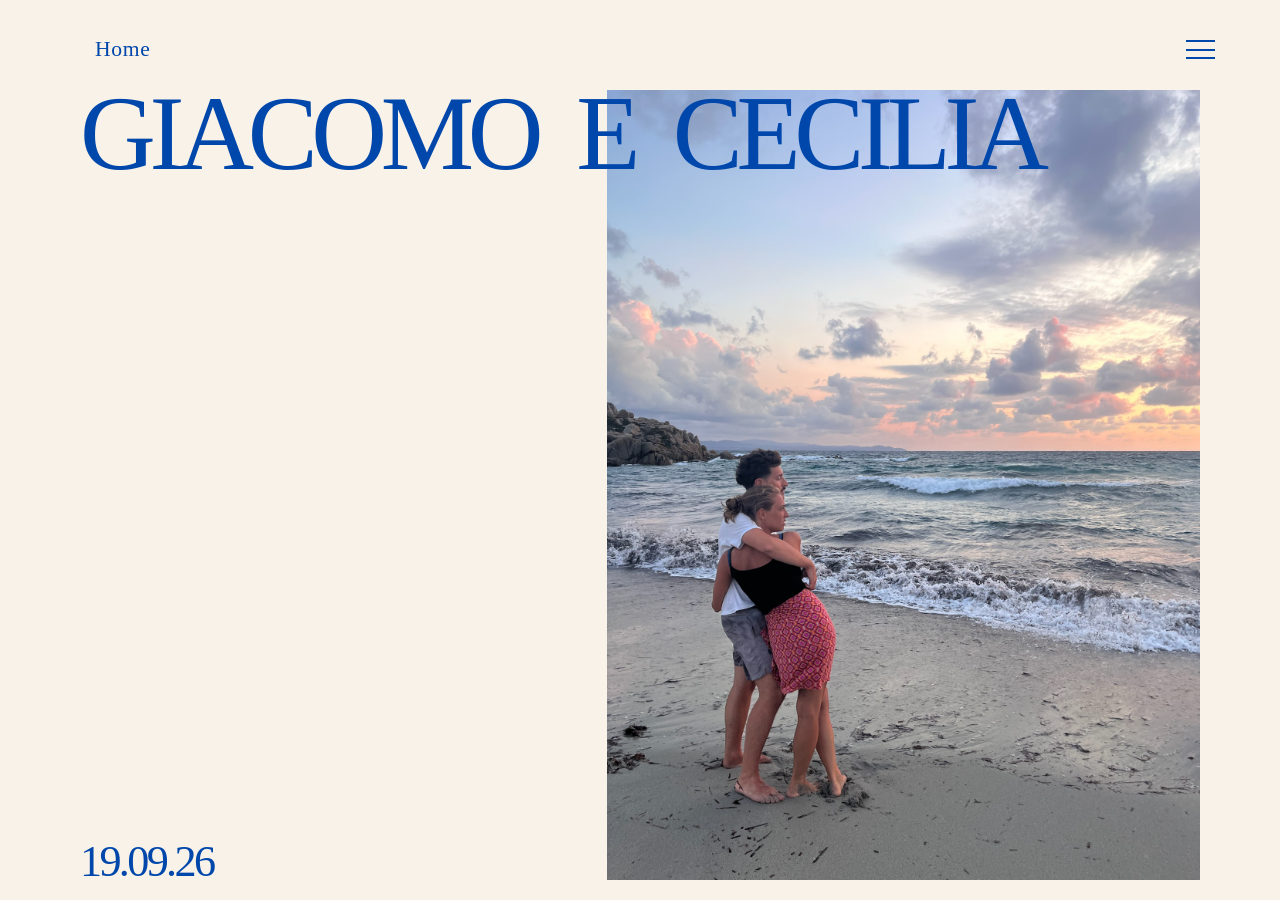
<file: index.html>
<!DOCTYPE html>
<html lang="it">
  <head>
    <meta charset="UTF-8" />
    <meta name="viewport" content="width=device-width, initial-scale=1.0" />
    <script>
      if (sessionStorage.getItem("pageTransitionPending")) {
        document.documentElement.classList.add("is-loading-transition");
      }
    </script>
    <title>Giacomo e Cecilia | Home</title>
    <link rel="stylesheet" href="styles.css?v=mobile-fix-3" />
    <script src="script.js" defer></script>
  </head>
  <body data-page="Home">
    <!-- Barra di navigazione principale -->
    <header class="site-nav">
      <a class="site-nav__title" href="index.html">Home</a>
      <button class="site-nav__toggle" type="button" data-menu-toggle aria-label="Apri il menu">
        <i data-lucide="menu"></i>
      </button>
    </header>

    <!-- Menu a comparsa -->
    <aside class="menu-panel" aria-hidden="true" data-menu-panel>
      <div class="menu-panel__top">
        <div class="menu-panel__spacer" aria-hidden="true"></div>
        <button class="menu-panel__close" type="button" data-menu-close aria-label="Chiudi il menu">
          <i data-lucide="x"></i>
        </button>
      </div>
      <nav class="menu-panel__nav" aria-label="Navigazione principale">
        <a class="is-current" aria-current="page" href="index.html">Home</a>
        <a data-transition-link href="cerimonia.html">Cerimonia</a>
        <a data-transition-link href="ricevimento.html">Ricevimento</a>
        <a data-transition-link href="rsvp.html">RSVP</a>
        <a data-transition-link href="lista-nozze.html">Lista nozze</a>
      </nav>
    </aside>

    <!-- Transizione tra pagine -->
    <div class="page-transition" aria-hidden="true" data-page-transition>
      <img src="logo_gizzi.png" alt="Logo Gizzi" class="page-transition__logo" />
    </div>

    <main class="page-shell home-shell">
      <!-- Hero principale della home -->
      <section class="home-hero reveal">
        <h1 class="home-title"><span>GIACOMO E CECILIA</span></h1>
        <p class="home-date home-date--desktop">19.09.26</p>

        <div class="home-video" aria-label="Foto home">
          <img src="foto home.jpeg" alt="Giacomo e Cecilia" />
        </div>

        <p class="home-date home-date--mobile">19.09.2026</p>
      </section>
    </main>
  </body>
</html>
</file>
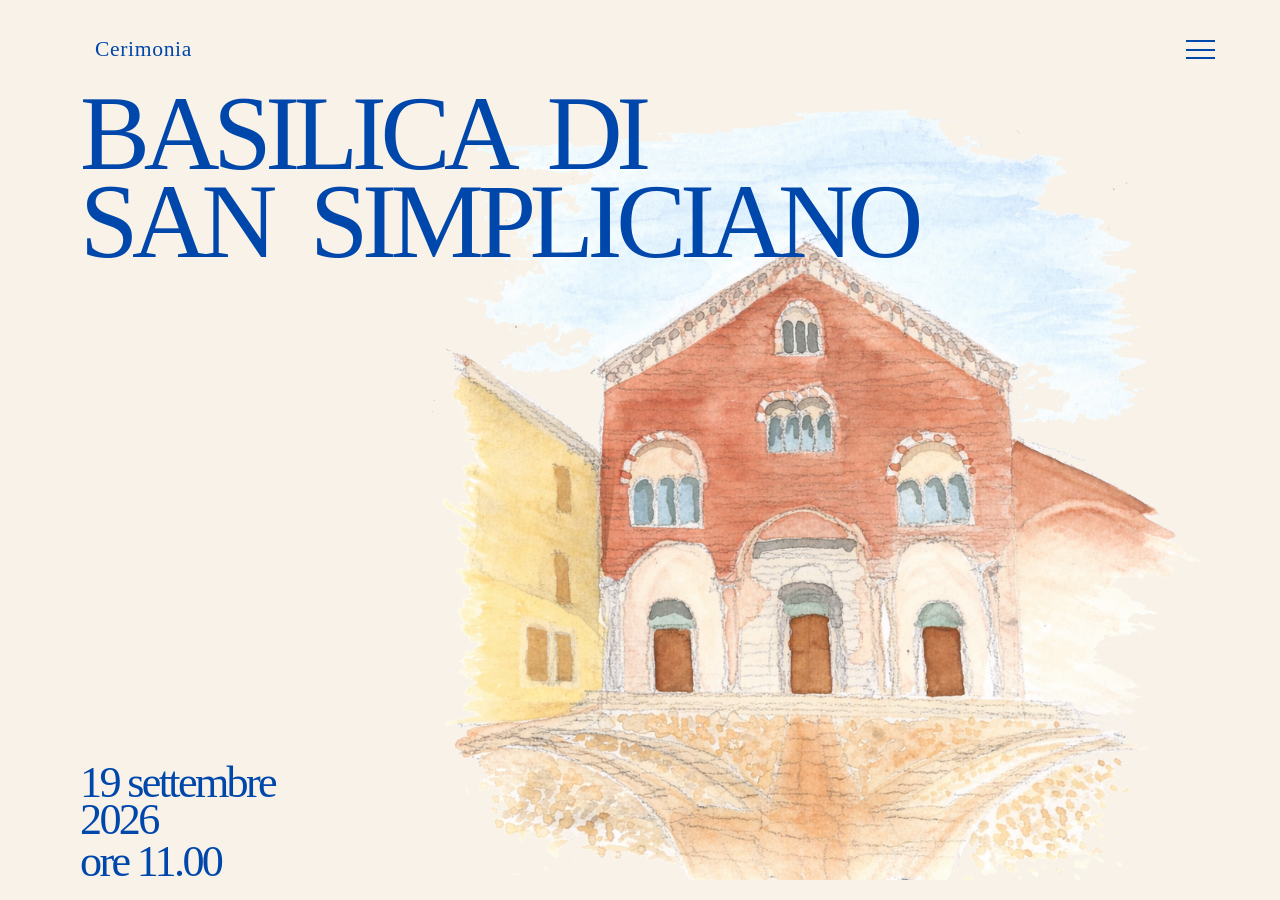
<file: cerimonia.html>
<!DOCTYPE html>
<html lang="it">
  <head>
    <meta charset="UTF-8" />
    <meta name="viewport" content="width=device-width, initial-scale=1.0" />
    <script>
      if (sessionStorage.getItem("pageTransitionPending")) {
        document.documentElement.classList.add("is-loading-transition");
      }
    </script>
    <title>Giacomo e Cecilia | Cerimonia</title>
    <link rel="stylesheet" href="styles.css?v=mobile-fix-3" />
    <script src="script.js" defer></script>
  </head>
  <body data-page="Cerimonia">
    <!-- Barra di navigazione principale -->
    <header class="site-nav">
      <a class="site-nav__title" href="cerimonia.html">Cerimonia</a>
      <button class="site-nav__toggle" type="button" data-menu-toggle aria-label="Apri il menu">
        <i data-lucide="menu"></i>
      </button>
    </header>

    <!-- Menu a comparsa -->
    <aside class="menu-panel" aria-hidden="true" data-menu-panel>
      <div class="menu-panel__top">
        <div class="menu-panel__spacer" aria-hidden="true"></div>
        <button class="menu-panel__close" type="button" data-menu-close aria-label="Chiudi il menu">
          <i data-lucide="x"></i>
        </button>
      </div>
      <nav class="menu-panel__nav" aria-label="Navigazione principale">
        <a data-transition-link href="index.html">Home</a>
        <a class="is-current" aria-current="page" href="cerimonia.html">Cerimonia</a>
        <a data-transition-link href="ricevimento.html">Ricevimento</a>
        <a data-transition-link href="rsvp.html">RSVP</a>
        <a data-transition-link href="lista-nozze.html">Lista nozze</a>
      </nav>
    </aside>

    <!-- Transizione tra pagine -->
    <div class="page-transition" aria-hidden="true" data-page-transition>
      <img src="logo_gizzi.png" alt="Logo Gizzi" class="page-transition__logo" />
    </div>

    <main class="page-shell home-shell ceremony-shell">
      <!-- Hero principale della cerimonia -->
      <section class="home-hero ceremony-hero reveal">
        <h1 class="home-title ceremony-title"><span>BASILICA DI</span><span>SAN SIMPLICIANO</span></h1>
        <p class="home-date ceremony-date ceremony-date--desktop">
          <span>19 settembre 2026</span>
          <span>ore 11.00</span>
        </p>

        <!-- Foto della cerimonia -->
        <div class="home-video ceremony-video">
          <img src="chiesa.png" alt="Basilica di San Simpliciano" />
        </div>

        <p class="home-date ceremony-date ceremony-date--mobile">
          <span>19 settembre 2026</span>
          <span>ore 11.00</span>
        </p>
      </section>
    </main>
  </body>
</html>
</file>
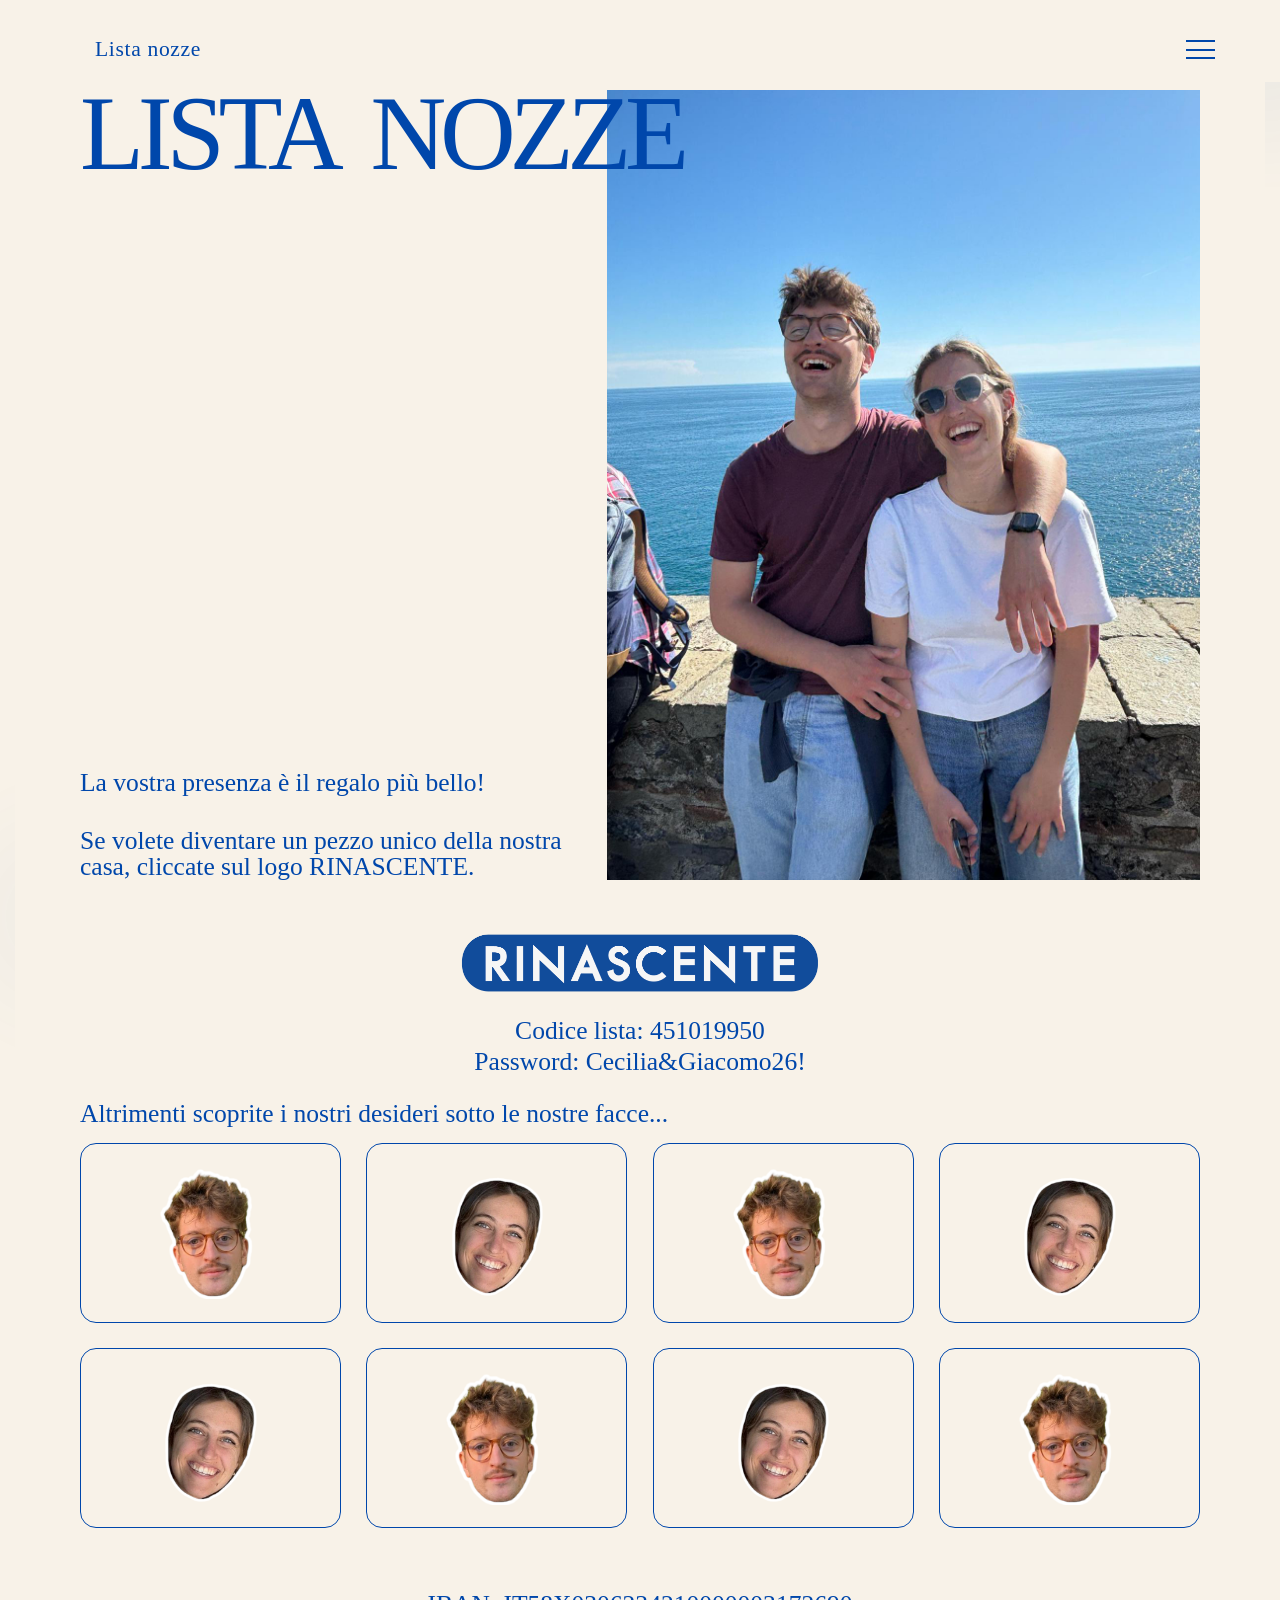
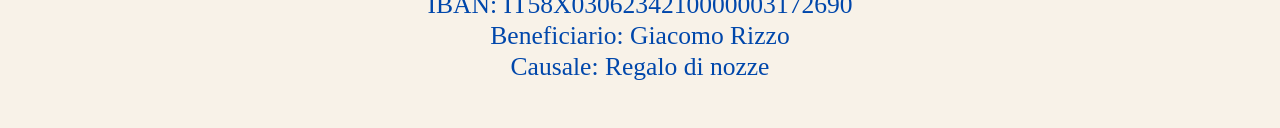
<file: lista-nozze.html>
<!DOCTYPE html>
<html lang="it">
  <head>
    <meta charset="UTF-8" />
    <meta name="viewport" content="width=device-width, initial-scale=1.0" />
    <script>
      if ("scrollRestoration" in history) {
        history.scrollRestoration = "manual";
      }

      if (sessionStorage.getItem("pageTransitionPending")) {
        document.documentElement.classList.add("is-loading-transition");
      }

      const resetScrollPosition = () => {
        window.scrollTo(0, 0);
        window.requestAnimationFrame(() => {
          window.scrollTo(0, 0);
        });
      };

      window.addEventListener("pageshow", resetScrollPosition);
    </script>
    <title>Giacomo e Cecilia | Lista nozze</title>
    <link rel="stylesheet" href="styles.css?v=mobile-fix-3" />
    <script src="script.js" defer></script>
  </head>
  <body data-page="Lista nozze">
    <!-- Barra di navigazione principale -->
    <header class="site-nav">
      <a class="site-nav__title" href="lista-nozze.html">Lista nozze</a>
      <button class="site-nav__toggle" type="button" data-menu-toggle aria-label="Apri il menu">
        <i data-lucide="menu"></i>
      </button>
    </header>

    <!-- Menu a comparsa -->
    <aside class="menu-panel" aria-hidden="true" data-menu-panel>
      <div class="menu-panel__top">
        <div class="menu-panel__spacer" aria-hidden="true"></div>
        <button class="menu-panel__close" type="button" data-menu-close aria-label="Chiudi il menu">
          <i data-lucide="x"></i>
        </button>
      </div>
      <nav class="menu-panel__nav" aria-label="Navigazione principale">
        <a data-transition-link href="index.html">Home</a>
        <a data-transition-link href="cerimonia.html">Cerimonia</a>
        <a data-transition-link href="ricevimento.html">Ricevimento</a>
        <a data-transition-link href="rsvp.html">RSVP</a>
        <a class="is-current" aria-current="page" href="lista-nozze.html">Lista nozze</a>
      </nav>
    </aside>

    <!-- Transizione tra pagine -->
    <div class="page-transition" aria-hidden="true" data-page-transition>
      <img src="logo_gizzi.png" alt="Logo Gizzi" class="page-transition__logo" />
    </div>

    <main class="page-shell gift-shell">
      <!-- Hero desktop della lista nozze -->
      <section class="gift-desktop-hero reveal">
        <div class="gift-desktop-copy">
          <h1 class="gift-desktop-title">LISTA NOZZE</h1>

          <div class="gift-desktop-notes gift-notes">
            <p>
              La vostra presenza è il regalo più bello!
            </p>
            <p>
              Se volete diventare un pezzo unico della nostra casa, cliccate sul logo RINASCENTE.
            </p>
          </div>
        </div>

        <img class="gift-desktop-photo" src="lista nozze.jpeg" alt="Lista nozze" />

        <a
          class="gift-desktop-brand"
          href="https://www.rinascentelistanozze.it/ListaNozze/it/AreaDonatori"
          target="_blank"
          rel="noreferrer"
          aria-label="Apri la lista nozze Rinascente"
        >
          <img src="logo rinascente.png" alt="Rinascente" />
        </a>

        <div class="gift-desktop-list-access">
          <p>Codice lista: 451019950</p>
          <p>Password: Cecilia&amp;Giacomo26!</p>
        </div>
      </section>

      <section class="gift-desktop-memory-intro reveal" aria-label="Introduzione sezione desideri lista nozze">
        <p>Altrimenti scoprite i nostri desideri sotto le nostre facce...</p>
      </section>

      <!-- Memory desktop dei placeholder regalo -->
      <section class="gift-memory-desktop reveal" data-memory-carousel aria-label="Placeholder regali lista nozze">
        <div class="gift-memory-viewport">
          <div class="gift-memory-page is-active" data-memory-page aria-hidden="false">
            <button class="gift-memory-card" type="button" data-memory-card aria-pressed="false" aria-label="Mostra placeholder regalo 1">
              <span class="gift-memory-card__inner">
                <span class="gift-memory-card__face gift-memory-card__face--back"><img class="gift-memory-card__logo gift-memory-card__logo--gizzi" src="logo_gizzi.png" alt="" /></span>
                <span class="gift-memory-card__face gift-memory-card__face--front"><img class="gift-memory-card__image gift-memory-card__image--viaggio" src="viaggio di nozze.jpeg" alt="Viaggio di nozze" /></span>
              </span>
            </button>
            <button class="gift-memory-card" type="button" data-memory-card aria-pressed="false" aria-label="Mostra placeholder regalo 2">
              <span class="gift-memory-card__inner">
                <span class="gift-memory-card__face gift-memory-card__face--back"><img class="gift-memory-card__logo" src="logo ceci 2.png" alt="" /></span>
                <span class="gift-memory-card__face gift-memory-card__face--front"><img class="gift-memory-card__image" src="casa.jpeg" alt="Casa" /></span>
              </span>
            </button>
            <button class="gift-memory-card" type="button" data-memory-card aria-pressed="false" aria-label="Mostra placeholder regalo 3">
              <span class="gift-memory-card__inner">
                <span class="gift-memory-card__face gift-memory-card__face--back"><img class="gift-memory-card__logo gift-memory-card__logo--gizzi" src="logo_gizzi.png" alt="" /></span>
                <span class="gift-memory-card__face gift-memory-card__face--front"><img class="gift-memory-card__image" src="panda.jpeg" alt="Panda" /></span>
              </span>
            </button>
            <button class="gift-memory-card" type="button" data-memory-card aria-pressed="false" aria-label="Mostra placeholder regalo 4">
              <span class="gift-memory-card__inner">
                <span class="gift-memory-card__face gift-memory-card__face--back"><img class="gift-memory-card__logo" src="logo ceci 2.png" alt="" /></span>
                <span class="gift-memory-card__face gift-memory-card__face--front"><img class="gift-memory-card__image" src="bici.jpeg" alt="Bici" /></span>
              </span>
            </button>
            <button class="gift-memory-card" type="button" data-memory-card aria-pressed="false" aria-label="Mostra placeholder regalo 5">
              <span class="gift-memory-card__inner">
                <span class="gift-memory-card__face gift-memory-card__face--back"><img class="gift-memory-card__logo" src="logo ceci 2.png" alt="" /></span>
                <span class="gift-memory-card__face gift-memory-card__face--front"><img class="gift-memory-card__image" src="frigorifero.jpeg" alt="Frigorifero" /></span>
              </span>
            </button>
            <button class="gift-memory-card" type="button" data-memory-card aria-pressed="false" aria-label="Mostra placeholder regalo 6">
              <span class="gift-memory-card__inner">
                <span class="gift-memory-card__face gift-memory-card__face--back"><img class="gift-memory-card__logo gift-memory-card__logo--gizzi" src="logo_gizzi.png" alt="" /></span>
                <span class="gift-memory-card__face gift-memory-card__face--front"><img class="gift-memory-card__image" src="borsa.jpeg" alt="Borsa" /></span>
              </span>
            </button>
            <button class="gift-memory-card" type="button" data-memory-card aria-pressed="false" aria-label="Mostra placeholder regalo 7">
              <span class="gift-memory-card__inner">
                <span class="gift-memory-card__face gift-memory-card__face--back"><img class="gift-memory-card__logo" src="logo ceci 2.png" alt="" /></span>
                <span class="gift-memory-card__face gift-memory-card__face--front"><img class="gift-memory-card__image" src="lampada.jpeg" alt="Lampada" /></span>
              </span>
            </button>
            <button class="gift-memory-card" type="button" data-memory-card aria-pressed="false" aria-label="Mostra placeholder regalo 8">
              <span class="gift-memory-card__inner">
                <span class="gift-memory-card__face gift-memory-card__face--back"><img class="gift-memory-card__logo gift-memory-card__logo--gizzi" src="logo_gizzi.png" alt="" /></span>
                <span class="gift-memory-card__face gift-memory-card__face--front"><img class="gift-memory-card__image" src="lavatrice.jpeg" alt="Lavatrice" /></span>
              </span>
            </button>
          </div>
        </div>
      </section>

      <!-- Coordinate regalo desktop -->
      <section class="gift-desktop-transfer reveal" aria-label="Coordinate regalo lista nozze">
        <p>IBAN: IT58X0306234210000003172690</p>
        <p>Beneficiario: Giacomo Rizzo</p>
        <p>Causale: Regalo di nozze</p>
      </section>

      <!-- Introduzione mobile della lista nozze -->
      <section class="gift-mobile-intro reveal">
        <h1 class="gift-mobile-title">LISTA NOZZE</h1>

        <img class="gift-mobile-photo" src="lista nozze.jpeg" alt="Lista nozze" />

        <div class="gift-mobile-panel gift-mobile-panel--text gift-notes">
          <p>La vostra presenza è il regalo più bello!</p>
          <p>
            Se volete diventare un pezzo unico della nostra casa, cliccate sul logo RINASCENTE.
          </p>
        </div>

        <div class="gift-mobile-list-access">
          <a
            class="gift-mobile-brand"
            href="https://www.rinascentelistanozze.it/ListaNozze/it/AreaDonatori"
            target="_blank"
            rel="noreferrer"
            aria-label="Apri la lista nozze Rinascente"
          >
            <img src="logo rinascente.png" alt="Rinascente" />
          </a>
          <p>Codice lista: 451019950</p>
          <p>Password: Cecilia&amp;Giacomo26!</p>
        </div>
      </section>

      <section class="gift-mobile-memory-intro reveal" aria-label="Introduzione sezione desideri lista nozze mobile">
        <p>Altrimenti scoprite i nostri desideri sotto le nostre facce...</p>
      </section>

      <!-- Memory mobile dei placeholder regalo -->
      <section class="gift-memory-mobile reveal" aria-label="Placeholder regali lista nozze">
        <button class="gift-memory-card" type="button" data-memory-card aria-pressed="false" aria-label="Mostra placeholder regalo 1">
          <span class="gift-memory-card__inner">
            <span class="gift-memory-card__face gift-memory-card__face--back"><img class="gift-memory-card__logo gift-memory-card__logo--gizzi" src="logo_gizzi.png" alt="" /></span>
            <span class="gift-memory-card__face gift-memory-card__face--front"><img class="gift-memory-card__image gift-memory-card__image--viaggio" src="viaggio di nozze.jpeg" alt="Viaggio di nozze" /></span>
          </span>
        </button>
        <button class="gift-memory-card" type="button" data-memory-card aria-pressed="false" aria-label="Mostra placeholder regalo 2">
          <span class="gift-memory-card__inner">
            <span class="gift-memory-card__face gift-memory-card__face--back"><img class="gift-memory-card__logo" src="logo ceci 2.png" alt="" /></span>
            <span class="gift-memory-card__face gift-memory-card__face--front"><img class="gift-memory-card__image" src="casa.jpeg" alt="Casa" /></span>
          </span>
        </button>
        <button class="gift-memory-card" type="button" data-memory-card aria-pressed="false" aria-label="Mostra placeholder regalo 3">
          <span class="gift-memory-card__inner">
            <span class="gift-memory-card__face gift-memory-card__face--back"><img class="gift-memory-card__logo" src="logo ceci 2.png" alt="" /></span>
            <span class="gift-memory-card__face gift-memory-card__face--front"><img class="gift-memory-card__image" src="panda.jpeg" alt="Panda" /></span>
          </span>
        </button>
        <button class="gift-memory-card" type="button" data-memory-card aria-pressed="false" aria-label="Mostra placeholder regalo 4">
          <span class="gift-memory-card__inner">
            <span class="gift-memory-card__face gift-memory-card__face--back"><img class="gift-memory-card__logo gift-memory-card__logo--gizzi" src="logo_gizzi.png" alt="" /></span>
            <span class="gift-memory-card__face gift-memory-card__face--front"><img class="gift-memory-card__image" src="bici.jpeg" alt="Bici" /></span>
          </span>
        </button>
        <button class="gift-memory-card" type="button" data-memory-card aria-pressed="false" aria-label="Mostra placeholder regalo 5">
          <span class="gift-memory-card__inner">
            <span class="gift-memory-card__face gift-memory-card__face--back"><img class="gift-memory-card__logo gift-memory-card__logo--gizzi" src="logo_gizzi.png" alt="" /></span>
            <span class="gift-memory-card__face gift-memory-card__face--front"><img class="gift-memory-card__image" src="frigorifero.jpeg" alt="Frigorifero" /></span>
          </span>
        </button>
        <button class="gift-memory-card" type="button" data-memory-card aria-pressed="false" aria-label="Mostra placeholder regalo 6">
          <span class="gift-memory-card__inner">
            <span class="gift-memory-card__face gift-memory-card__face--back"><img class="gift-memory-card__logo" src="logo ceci 2.png" alt="" /></span>
            <span class="gift-memory-card__face gift-memory-card__face--front"><img class="gift-memory-card__image" src="borsa.jpeg" alt="Borsa" /></span>
          </span>
        </button>
        <button class="gift-memory-card" type="button" data-memory-card aria-pressed="false" aria-label="Mostra placeholder regalo 7">
          <span class="gift-memory-card__inner">
            <span class="gift-memory-card__face gift-memory-card__face--back"><img class="gift-memory-card__logo" src="logo ceci 2.png" alt="" /></span>
            <span class="gift-memory-card__face gift-memory-card__face--front"><img class="gift-memory-card__image" src="lampada.jpeg" alt="Lampada" /></span>
          </span>
        </button>
        <button class="gift-memory-card" type="button" data-memory-card aria-pressed="false" aria-label="Mostra placeholder regalo 8">
          <span class="gift-memory-card__inner">
            <span class="gift-memory-card__face gift-memory-card__face--back"><img class="gift-memory-card__logo gift-memory-card__logo--gizzi" src="logo_gizzi.png" alt="" /></span>
            <span class="gift-memory-card__face gift-memory-card__face--front"><img class="gift-memory-card__image" src="lavatrice.jpeg" alt="Lavatrice" /></span>
          </span>
        </button>
      </section>

      <section class="gift-mobile-transfer reveal" aria-label="Coordinate regalo lista nozze">
        <p>IBAN: IT58X0306234210000003172690</p>
        <p>Beneficiario: Giacomo Rizzo</p>
        <p>Causale: Regalo di nozze</p>
      </section>

    </main>
  </body>
</html>
</file>
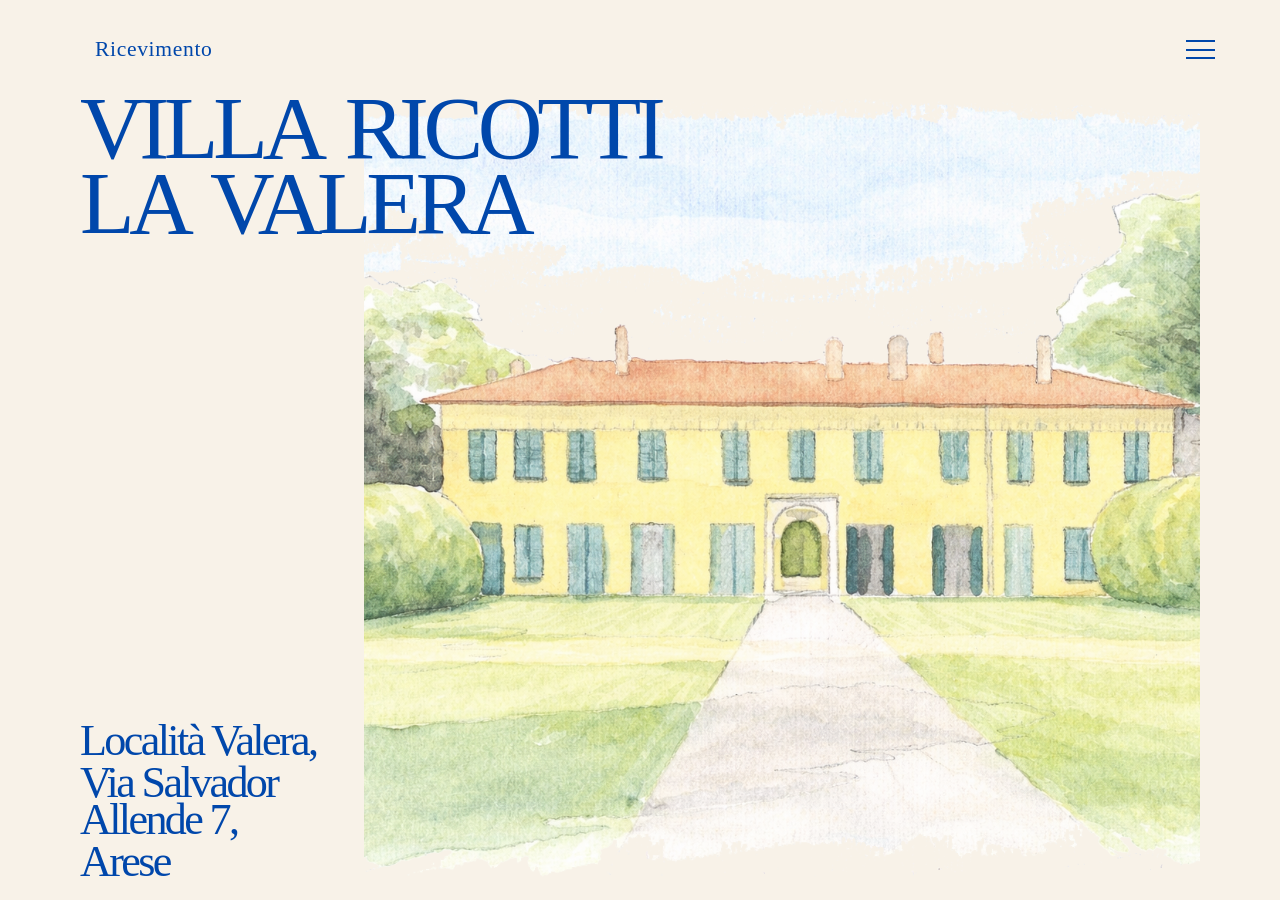
<file: ricevimento.html>
<!DOCTYPE html>
<html lang="it">
  <head>
    <meta charset="UTF-8" />
    <meta name="viewport" content="width=device-width, initial-scale=1.0" />
    <script>
      if (sessionStorage.getItem("pageTransitionPending")) {
        document.documentElement.classList.add("is-loading-transition");
      }
    </script>
    <title>Giacomo e Cecilia | Ricevimento</title>
    <link rel="stylesheet" href="styles.css?v=mobile-fix-3" />
    <script src="script.js" defer></script>
  </head>
  <body data-page="Ricevimento">
    <!-- Barra di navigazione principale -->
    <header class="site-nav">
      <a class="site-nav__title" href="ricevimento.html">Ricevimento</a>
      <button class="site-nav__toggle" type="button" data-menu-toggle aria-label="Apri il menu">
        <i data-lucide="menu"></i>
      </button>
    </header>

    <!-- Menu a comparsa -->
    <aside class="menu-panel" aria-hidden="true" data-menu-panel>
      <div class="menu-panel__top">
        <div class="menu-panel__spacer" aria-hidden="true"></div>
        <button class="menu-panel__close" type="button" data-menu-close aria-label="Chiudi il menu">
          <i data-lucide="x"></i>
        </button>
      </div>
      <nav class="menu-panel__nav" aria-label="Navigazione principale">
        <a data-transition-link href="index.html">Home</a>
        <a data-transition-link href="cerimonia.html">Cerimonia</a>
        <a class="is-current" aria-current="page" href="ricevimento.html">Ricevimento</a>
        <a data-transition-link href="rsvp.html">RSVP</a>
        <a data-transition-link href="lista-nozze.html">Lista nozze</a>
      </nav>
    </aside>

    <!-- Transizione tra pagine -->
    <div class="page-transition" aria-hidden="true" data-page-transition>
      <img src="logo_gizzi.png" alt="Logo Gizzi" class="page-transition__logo" />
    </div>

    <main class="page-shell home-shell reception-shell">
      <!-- Hero principale del ricevimento -->
      <section class="home-hero reception-hero reveal">
        <h1 class="home-title reception-title"><span>VILLA RICOTTI</span><span>LA VALERA</span></h1>
        <a
          class="home-date reception-date reception-date--desktop reception-map-link"
          href="https://maps.app.goo.gl/e5C9prskQMiFcWTo6"
          target="_blank"
          rel="noreferrer"
          aria-label="Apri la posizione del ricevimento su Google Maps"
        >
          <span>Località Valera,</span>
          <span>Via Salvador Allende 7,</span>
          <span>Arese</span>
        </a>

        <!-- Foto del ricevimento -->
        <div class="home-video reception-video">
          <img src="villa.png" alt="Villa Ricotti La Valera" />
        </div>

        <a
          class="home-date reception-date reception-date--mobile reception-map-link"
          href="https://maps.app.goo.gl/e5C9prskQMiFcWTo6"
          target="_blank"
          rel="noreferrer"
          aria-label="Apri la posizione del ricevimento su Google Maps"
        >
          <span>Località Valera,</span>
          <span>Via Salvador Allende 7,</span>
          <span>Arese</span>
        </a>
      </section>
    </main>
  </body>
</html>
</file>
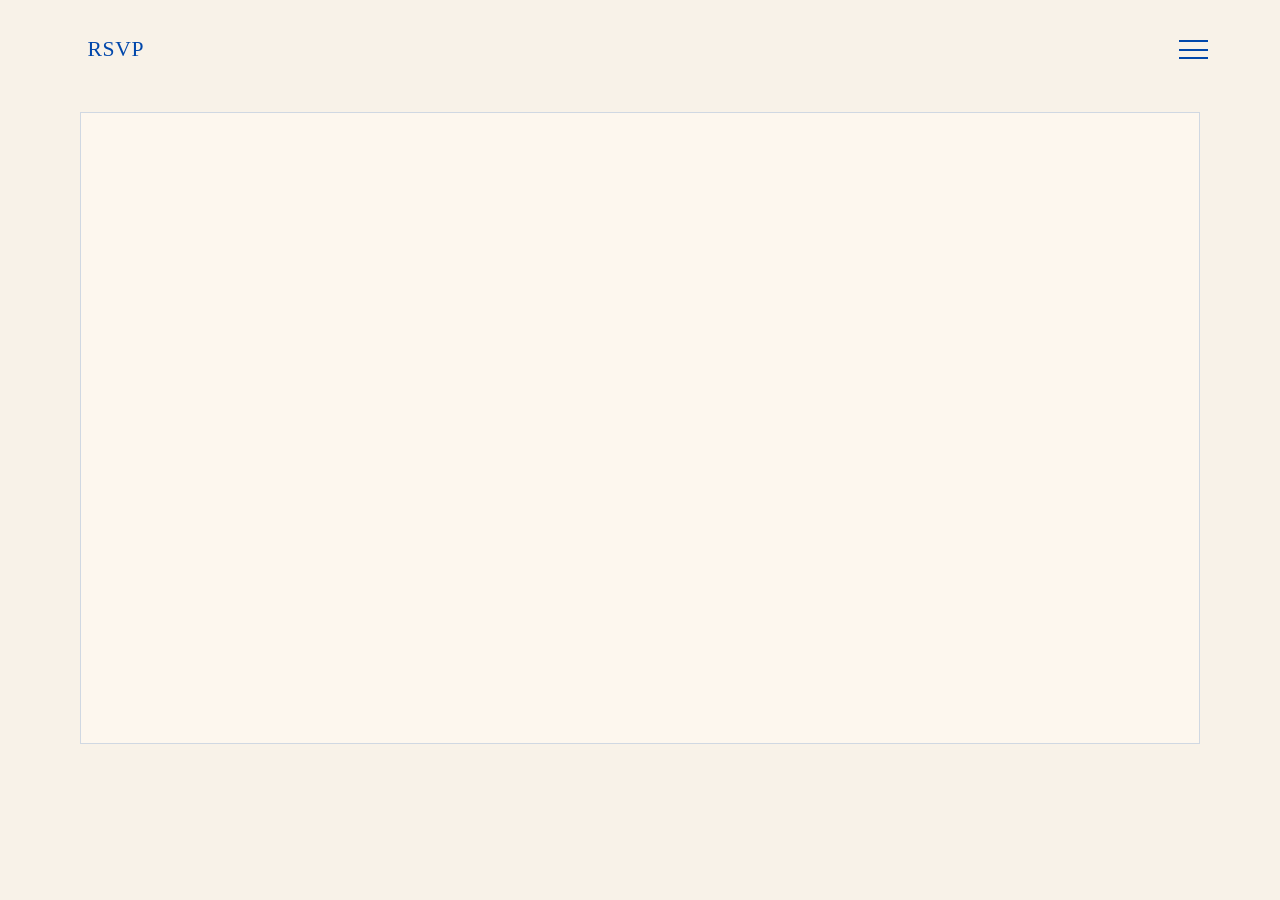
<file: rsvp.html>
<!DOCTYPE html>
<html lang="it">
  <head>
    <meta charset="UTF-8" />
    <meta name="viewport" content="width=device-width, initial-scale=1.0" />
    <script>
      if (sessionStorage.getItem("pageTransitionPending")) {
        document.documentElement.classList.add("is-loading-transition");
      }
    </script>
    <title>Giacomo e Cecilia | RSVP</title>
    <link rel="stylesheet" href="styles.css?v=mobile-fix-3" />
    <script src="script.js" defer></script>
  </head>
  <body data-page="RSVP">
    <!-- Barra di navigazione principale -->
    <header class="site-nav">
      <a class="site-nav__title" href="rsvp.html">RSVP</a>
      <button class="site-nav__toggle" type="button" data-menu-toggle aria-label="Apri il menu">
        <i data-lucide="menu"></i>
      </button>
    </header>

    <!-- Menu a comparsa -->
    <aside class="menu-panel" aria-hidden="true" data-menu-panel>
      <div class="menu-panel__top">
        <div class="menu-panel__spacer" aria-hidden="true"></div>
        <button class="menu-panel__close" type="button" data-menu-close aria-label="Chiudi il menu">
          <i data-lucide="x"></i>
        </button>
      </div>
      <nav class="menu-panel__nav" aria-label="Navigazione principale">
        <a data-transition-link href="index.html">Home</a>
        <a data-transition-link href="cerimonia.html">Cerimonia</a>
        <a data-transition-link href="ricevimento.html">Ricevimento</a>
        <a class="is-current" aria-current="page" href="rsvp.html">RSVP</a>
        <a data-transition-link href="lista-nozze.html">Lista nozze</a>
      </nav>
    </aside>

    <!-- Transizione tra pagine -->
    <div class="page-transition" aria-hidden="true" data-page-transition>
      <img src="logo_gizzi.png" alt="Logo Gizzi" class="page-transition__logo" />
    </div>

    <main class="page-shell rsvp-shell">
      <!-- Area predisposta per l'iframe del Google Form -->
      <section class="rsvp-embed reveal">
        <div class="rsvp-embed__frame">
          <iframe
            class="rsvp-iframe"
            src="https://forms.gle/XwWvWNi3aNsvuynZ8"
            title="Modulo RSVP"
            loading="lazy"
            referrerpolicy="strict-origin-when-cross-origin"
          ></iframe>
        </div>
      </section>
    </main>
  </body>
</html>
</file>
<file: styles.css>
/* Richiamo locale del font principale */
@font-face {
  font-family: "Albra";
  src: local("Albra"), local("Albra Regular");
  font-display: swap;
}

/* Variabili grafiche principali */
:root {
  --color-background: #f8f2e8;
  --color-surface: rgba(255, 252, 247, 0.8);
  --color-surface-strong: #fffaf2;
  --color-text: #0047ab;
  --color-text-soft: #0047ab;
  --color-accent: #0047ab;
  --color-line: rgba(0, 71, 171, 0.18);
  --color-line-strong: rgba(0, 71, 171, 0.85);
  --shadow-soft: 0 20px 60px rgba(0, 71, 171, 0.08);
  --radius-large: 2rem;
  --radius-medium: 1.5rem;
  --page-width: min(1120px, calc(100vw - 2rem));
  --font-display: "Albra", "Iowan Old Style", "Palatino Linotype", "Book Antiqua", serif;
  --font-body: "Albra", "Iowan Old Style", "Palatino Linotype", "Book Antiqua", serif;
}

/* Reset di base */
* {
  box-sizing: border-box;
}

html {
  background: #f8f2e8;
  scroll-behavior: smooth;
  scrollbar-gutter: stable both-edges;
}

::selection {
  background: var(--color-accent);
  color: #ffffff;
}

::-moz-selection {
  background: var(--color-accent);
  color: #ffffff;
}

body {
  margin: 0;
  min-height: 100vh;
  background: var(--color-background);
  color: var(--color-text);
  font-family: var(--font-body);
  text-rendering: optimizeLegibility;
  overflow-x: hidden;
  position: relative;
}

body.menu-open,
body.is-transitioning {
  overflow: hidden;
}

body::before,
body::after {
  content: "";
  position: fixed;
  inset: auto;
  pointer-events: none;
  z-index: -1;
  filter: blur(10px);
}

body::before {
  top: -8rem;
  right: -8rem;
  width: 20rem;
  height: 20rem;
  background: radial-gradient(circle, rgba(0, 71, 171, 0.06), transparent 70%);
}

body::after {
  bottom: -10rem;
  left: -6rem;
  width: 18rem;
  height: 18rem;
  background: radial-gradient(circle, rgba(0, 71, 171, 0.035), transparent 72%);
}

img {
  display: block;
  max-width: 100%;
}

a {
  color: inherit;
  text-decoration: none;
}

button,
input,
select,
textarea {
  font: inherit;
}

button {
  border: 0;
  background: none;
  cursor: pointer;
}

/* Struttura generale della pagina */
.page-shell {
  width: var(--page-width);
  margin: 0 auto;
  padding: 6.5rem 0 4rem;
}

.page-shell > section + section {
  margin-top: 1rem;
}

.eyebrow {
  margin: 0 0 1rem;
  font-size: 0.78rem;
  letter-spacing: 0.24em;
  text-transform: uppercase;
  color: var(--color-text-soft);
}

h1,
h2,
h3,
p {
  margin: 0;
}

h1,
h2,
h3 {
  font-family: var(--font-display);
  font-weight: 400;
  letter-spacing: -0.03em;
}

p {
  line-height: 1.6;
}

/* Barra di navigazione */
.site-nav {
  position: fixed;
  top: 0;
  left: 0;
  right: 0;
  width: var(--page-width);
  margin: 0 auto;
  display: flex;
  align-items: center;
  justify-content: space-between;
  padding: 1.1rem 0 0;
  background: var(--color-background);
  z-index: 30;
}

.site-nav::before {
  content: "";
  position: absolute;
  inset: 0;
  left: 50%;
  width: 100vw;
  transform: translateX(-50%);
  background: var(--color-background);
  z-index: -1;
}

.site-nav__title,
.site-nav__toggle {
  min-height: 4rem;
  padding: 0;
  border: 0;
  border-radius: 0;
  background: var(--color-background);
  backdrop-filter: none;
  display: inline-flex;
  align-items: center;
  justify-content: center;
  gap: 0.75rem;
  line-height: 1;
  color: var(--color-text);
}

.site-nav__title {
  font-size: 1.35rem;
  letter-spacing: 0.03em;
  justify-content: flex-start;
  text-align: left;
}

.site-nav__toggle {
  width: 4rem;
  min-width: 4rem;
  font-size: 1.35rem;
  flex: 0 0 4rem;
  justify-content: flex-end;
  color: var(--color-text);
}

.site-nav__toggle i,
.menu-panel__close i {
  display: inline-flex;
  align-items: center;
  justify-content: center;
  width: 1.8rem;
  height: 1.8rem;
  line-height: 0;
  margin-left: auto;
}

.site-nav__toggle svg,
.menu-panel__close svg {
  display: block;
  width: 100%;
  height: 100%;
  stroke: currentColor;
}

.site-nav__toggle::before {
  content: "";
  width: 1.8rem;
  height: 1.2rem;
  background:
    linear-gradient(currentColor, currentColor) 0 0 / 100% 2px no-repeat,
    linear-gradient(currentColor, currentColor) 0 50% / 100% 2px no-repeat,
    linear-gradient(currentColor, currentColor) 0 100% / 100% 2px no-repeat;
}

.site-nav__toggle i {
  display: none;
}

.menu-panel__close {
  position: relative;
}

.menu-panel__close::before,
.menu-panel__close::after {
  content: "";
  position: absolute;
  right: 0;
  width: 1.8rem;
  height: 2px;
  background: currentColor;
}

.menu-panel__close::before {
  transform: rotate(45deg);
}

.menu-panel__close::after {
  transform: rotate(-45deg);
}

.menu-panel__close i {
  display: none;
}

/* Menu fullscreen */
.menu-panel {
  position: fixed;
  inset: 0;
  padding: 1rem;
  background: rgba(248, 242, 232, 0.95);
  backdrop-filter: blur(16px);
  overflow-y: auto;
  opacity: 0;
  visibility: hidden;
  pointer-events: none;
  transition: opacity 0.35s ease, visibility 0.35s ease;
  z-index: 35;
}

.menu-open .menu-panel {
  opacity: 1;
  visibility: visible;
  pointer-events: auto;
}

.menu-panel__top {
  width: var(--page-width);
  margin: 0 auto;
  display: flex;
  align-items: center;
  justify-content: space-between;
  opacity: 0;
  transform: translateY(0.9rem);
  transition: opacity 0.35s ease, transform 0.45s cubic-bezier(0.22, 1, 0.36, 1);
}

.menu-panel__spacer {
  width: 4rem;
  height: 4rem;
  flex: 0 0 4rem;
}

.menu-panel__label,
.menu-panel__close {
  min-height: 4rem;
  padding: 0 1rem;
  display: inline-flex;
  align-items: center;
  justify-content: center;
  line-height: 1;
}

.menu-panel__label {
  border: 1px solid var(--color-line);
  border-radius: 999px;
  background: rgba(255, 250, 242, 0.76);
  letter-spacing: 0.06em;
}

.menu-panel__close {
  width: 4rem;
  min-width: 4rem;
  padding: 0;
  border: 0;
  border-radius: 0;
  background: transparent;
  color: var(--color-text);
  flex: 0 0 4rem;
  justify-content: flex-end;
}

.menu-panel__nav {
  width: var(--page-width);
  margin: 2.4rem auto 0;
  display: grid;
  gap: 0.45rem;
  opacity: 0;
  transform: translateY(1.2rem);
  transition: opacity 0.35s ease 0.04s, transform 0.45s cubic-bezier(0.22, 1, 0.36, 1) 0.04s;
}

.menu-panel__nav a {
  display: block;
  padding: 0.7rem 0;
  border-bottom: 0;
  color: var(--color-text);
  font-size: clamp(1.1rem, 3.1vw, 1.9rem);
  letter-spacing: -0.05em;
  text-align: left;
}

.menu-panel__nav a.is-current {
  color: var(--color-accent);
}

.menu-open .menu-panel__top,
.menu-open .menu-panel__nav {
  opacity: 1;
  transform: translateY(0);
}

/* Transizione tra pagine */
.page-transition {
  position: fixed;
  inset: 0;
  display: grid;
  place-items: center;
  background: var(--color-background);
  opacity: 0;
  visibility: hidden;
  pointer-events: none;
  z-index: 45;
}

.page-transition.is-active {
  opacity: 1;
  visibility: visible;
  pointer-events: auto;
}

.page-transition__logo {
  width: min(28vw, 8rem);
}

.page-transition__logo--ceci {
  width: min(26.6vw, 7.6rem);
}

.is-loading-transition .page-transition {
  opacity: 1;
  visibility: visible;
  pointer-events: auto;
}

.is-loading-transition .page-transition__logo {
  visibility: hidden;
}

.page-transition__logo.is-spinning {
  animation: logo-spin 0.9s linear 1;
}

/* Area vuota per la costruzione delle pagine */
.page-canvas {
  min-height: calc(100vh - 10rem);
}

/* Hero dedicato alla home */
.home-shell {
  height: 100dvh;
  min-height: 100dvh;
  padding-top: 5.6rem;
  padding-bottom: 1rem;
  overflow: hidden;
}

.home-hero {
  min-height: 0;
  height: 100%;
  display: grid;
  gap: 1rem;
  align-content: start;
}

.home-title,
.home-date {
  font-family: var(--font-display);
  font-weight: 400;
  line-height: 0.9;
  letter-spacing: -0.06em;
  text-transform: uppercase;
}

.home-title {
  max-width: 8ch;
  font-size: clamp(3.25rem, 10vw, 7rem);
  word-spacing: 0.12em;
}

.home-title span {
  display: inline;
}

.home-date {
  font-size: clamp(2.5rem, 8vw, 5rem);
}

.home-date--mobile {
  display: none;
}

.home-video {
  width: 100%;
  height: min(44vh, calc(100vw - 1rem));
  background: var(--color-background);
  display: grid;
  place-items: center;
  overflow: hidden;
}

.home-video img {
  width: 100%;
  height: 100%;
  object-fit: cover;
}

.home-video span {
  color: #f8f2e8;
  font-size: 0.85rem;
  letter-spacing: 0.18em;
  text-transform: uppercase;
}

/* Varianti della pagina cerimonia */
.ceremony-title span,
.ceremony-date span,
.reception-title span,
.reception-date span {
  display: block;
}

.ceremony-date,
.reception-date {
  text-transform: none;
}

.home-date span + span,
.ceremony-date span + span,
.reception-date span + span {
  margin-top: 5px;
}

.reception-map-link {
  color: inherit;
  text-decoration: none;
  cursor: pointer;
}

/* Pagina RSVP */
.rsvp-shell {
  min-height: 100dvh;
}

.rsvp-embed__frame {
  border: 1px solid var(--color-line);
  background: rgba(255, 250, 242, 0.72);
  overflow: hidden;
}

.rsvp-iframe {
  display: block;
  width: 100%;
  min-height: 70dvh;
  border: 0;
  background: transparent;
}

/* Pagina lista nozze */
.gift-shell {
  min-height: 100dvh;
}

.gift-desktop-hero {
  display: none;
}

.gift-desktop-transfer {
  display: none;
}

.gift-desktop-title {
  color: inherit;
  text-decoration: none;
  font-family: var(--font-display);
  font-weight: 400;
  font-size: clamp(3.25rem, 10vw, 7rem);
  line-height: 0.88;
  letter-spacing: -0.06em;
  text-transform: uppercase;
}

.gift-desktop-meta,
.gift-desktop-notes {
  display: grid;
}

.gift-desktop-meta {
  gap: 0.35rem;
}

.gift-desktop-notes {
  gap: 0.45rem;
}

.gift-desktop-meta p,
.gift-desktop-notes p {
  font-family: var(--font-display);
  font-weight: 400;
}

.gift-desktop-meta p {
  font-size: clamp(2rem, 6vw, 4rem);
  line-height: 0.9;
}

.gift-desktop-notes p {
  font-size: 1.35rem;
  line-height: 1.4;
}

.gift-desktop-photo {
  width: 100%;
  height: auto;
}

.gift-desktop-brand {
  display: inline-flex;
  justify-self: center;
}

.gift-desktop-list-access {
  display: none;
  text-align: center;
}

.gift-desktop-memory-intro {
  display: none;
}

.gift-desktop-brand img {
  width: min(34vw, 13rem);
}

.gift-desktop-transfer {
  margin-top: 32px;
  text-align: center;
}

.gift-desktop-transfer p {
  font-family: var(--font-display);
  font-size: 1.35rem;
  line-height: 1.4;
}

.gift-memory-desktop {
  display: none;
}

.gift-memory-viewport {
  position: relative;
  width: 100%;
  overflow: hidden;
}

.gift-memory-page {
  display: none;
}

.gift-memory-page.is-exiting {
  position: absolute;
  inset: 0;
  pointer-events: none;
}

.gift-memory-card {
  appearance: none;
  border: 0;
  padding: 0;
  background: transparent;
  cursor: pointer;
  perspective: 1200px;
}

.gift-memory-card:focus-visible {
  outline: 2px solid var(--color-accent);
  outline-offset: 0.28rem;
}

.gift-memory-card__inner {
  position: relative;
  display: block;
  width: 100%;
  aspect-ratio: 1.45 / 1;
  border-radius: 1rem;
  transform-style: preserve-3d;
  transition: transform 0.75s cubic-bezier(0.2, 0.7, 0.16, 1);
}

.gift-memory-card.is-flipped .gift-memory-card__inner {
  transform: rotateY(180deg);
}

.gift-memory-card__face {
  position: absolute;
  inset: 0;
  display: grid;
  place-items: center;
  overflow: hidden;
  border: 1px solid var(--color-accent);
  border-radius: 1rem;
  backface-visibility: hidden;
  -webkit-backface-visibility: hidden;
}

.gift-memory-card__face--back {
  background: var(--color-background);
}

.gift-memory-card__face--front {
  background: var(--color-background);
  color: var(--color-accent);
  transform: rotateY(180deg);
}

.gift-memory-card__logo {
  width: min(38%, 6.5rem);
  height: auto;
  display: block;
}

.gift-memory-card__logo--gizzi {
  width: min(43.7%, 7.475rem);
}

.gift-memory-card__placeholder {
  font-family: var(--font-display);
  font-size: clamp(1.3rem, 2vw, 2.2rem);
  letter-spacing: 0.16em;
}

.gift-memory-card__image {
  width: 76.5%;
  height: 76.5%;
  display: block;
  object-fit: contain;
}

.gift-memory-card__image--parapendio {
  width: 61.2%;
  height: 61.2%;
}

.gift-memory-card__image--cassetta {
  width: 69.4%;
  height: 69.4%;
}

.gift-memory-card__image--viaggio {
  width: 84.15%;
  height: 84.15%;
}

.gift-memory-controls {
  display: flex;
  align-items: center;
  justify-content: center;
  gap: clamp(1.8rem, 4vw, 3.2rem);
  margin-top: clamp(1.2rem, 2.2vw, 1.8rem);
}

.gift-memory-arrow {
  appearance: none;
  border: 0;
  padding: 0;
  background: transparent;
  color: var(--color-accent);
  cursor: pointer;
  font-family: var(--font-display);
  font-size: clamp(3.4rem, 5.2vw, 5.4rem);
  line-height: 0.7;
  transform: scaleX(0.65);
  transform-origin: center;
}

.gift-memory-arrow:focus-visible {
  outline: 2px solid var(--color-accent);
  outline-offset: 0.25rem;
}

.gift-memory-desktop[data-memory-direction="next"] .gift-memory-page.is-entering {
  animation: memoryPageEnterNext 1.25s cubic-bezier(0.18, 0.78, 0.16, 1) both;
}

.gift-memory-desktop[data-memory-direction="next"] .gift-memory-page.is-exiting {
  animation: memoryPageExitNext 1.25s cubic-bezier(0.18, 0.78, 0.16, 1) both;
}

.gift-memory-desktop[data-memory-direction="prev"] .gift-memory-page.is-entering {
  animation: memoryPageEnterPrev 1.25s cubic-bezier(0.18, 0.78, 0.16, 1) both;
}

.gift-memory-desktop[data-memory-direction="prev"] .gift-memory-page.is-exiting {
  animation: memoryPageExitPrev 1.25s cubic-bezier(0.18, 0.78, 0.16, 1) both;
}

@keyframes memoryPageEnterNext {
  from {
    transform: translateX(105%);
  }

  to {
    transform: translateX(0);
  }
}

@keyframes memoryPageExitNext {
  from {
    transform: translateX(0);
  }

  to {
    transform: translateX(-105%);
  }
}

@keyframes memoryPageEnterPrev {
  from {
    transform: translateX(-105%);
  }

  to {
    transform: translateX(0);
  }
}

@keyframes memoryPageExitPrev {
  from {
    transform: translateX(0);
  }

  to {
    transform: translateX(105%);
  }
}

.gift-mobile-intro {
  display: none;
}

.gift-memory-mobile,
.gift-mobile-transfer {
  display: none;
}

.gift-mobile-memory-intro {
  display: none;
}

.gift-mobile-panel {
  border: 0;
  background: transparent;
}

.gift-mobile-panel--text {
  display: grid;
  gap: 0.5rem;
  padding: 0;
}

.gift-mobile-panel--text p {
  font-size: 1.35rem;
  line-height: 1.45;
}

.gift-notes p:first-child {
  margin-bottom: 1rem;
}

.gift-mobile-panel--photo {
  min-height: 15rem;
  background: #111111;
}

.gift-mobile-link {
  color: inherit;
  text-decoration: none;
  cursor: pointer;
  font-size: clamp(2rem, 7.4vw, 2.95rem);
  line-height: 0.88;
  margin-bottom: 0.6rem;
}

.gift-stack-mobile {
  display: none;
}

.gift-stack-card {
  appearance: none;
  width: 100%;
  border: 0;
  padding: 0;
  background: none;
}

.gift-stack-card:focus-visible {
  outline: 2px solid var(--color-accent);
  outline-offset: 0.2rem;
}

.gift-stack-card--01 {
  background: #1f5f80;
}

.gift-stack-card--02 {
  background: #ec7a2d;
}

.gift-stack-card--03 {
  background: #f4c12d;
}

.gift-stack-card--04 {
  background: #d6452d;
}

.gift-stack-card--05 {
  background: #5b7f28;
}

.gift-stack-card--06 {
  background: #9760b6;
}

.gift-stack-card--07 {
  background: #d98b92;
}

.gift-stack-card--08 {
  background: #7e6fe7;
}

.gift-stack-card--09 {
  background: #3e3e3e;
}

.gift-stack-card--10 {
  background: #9f4d1c;
}

/* Hero e introduzioni */
.hero,
.page-hero,
.details-grid,
.story-grid,
.timeline,
.cta-strip,
.form-layout,
.info-columns,
.gift-grid {
  position: relative;
  overflow: hidden;
}

.hero,
.page-hero,
.cta-strip,
.form-sidecard {
  background: linear-gradient(145deg, rgba(255, 250, 242, 0.92), rgba(250, 244, 235, 0.76));
  border: 1px solid var(--color-line);
  border-radius: calc(var(--radius-large) + 0.35rem);
  box-shadow: var(--shadow-soft);
}

.hero {
  min-height: 72vh;
  padding: 1.5rem;
  display: flex;
  align-items: flex-end;
}

.hero__content {
  display: grid;
  gap: 1rem;
}

.hero__lead,
.page-hero__text {
  max-width: 38rem;
  font-size: 1.05rem;
  color: var(--color-text-soft);
}

.hero h1,
.page-hero h1 {
  font-size: clamp(3.5rem, 15vw, 9rem);
  line-height: 0.9;
}

.page-hero {
  min-height: 50vh;
  padding: 1.5rem;
  display: grid;
  align-content: end;
  gap: 1rem;
}

/* Card di contenuto */
.details-grid,
.story-grid,
.timeline__items,
.info-columns,
.gift-grid,
.form-layout {
  display: grid;
  gap: 1rem;
}

.detail-card,
.story-card,
.timeline-card,
.info-panel,
.gift-card,
.rsvp-form {
  padding: 1.4rem;
  border: 1px solid var(--color-line);
  border-radius: var(--radius-large);
  background: rgba(255, 250, 242, 0.72);
}

.detail-card__label,
.story-card__label {
  margin-bottom: 0.8rem;
  font-size: 0.78rem;
  letter-spacing: 0.24em;
  text-transform: uppercase;
  color: var(--color-text-soft);
}

.detail-card h2,
.story-card h2,
.timeline__intro h2,
.info-panel h2,
.gift-card h2,
.form-sidecard h2 {
  font-size: clamp(1.8rem, 5vw, 3rem);
  line-height: 1;
  margin-bottom: 0.8rem;
}

.story-card--highlight {
  background: var(--color-accent);
  color: #f8f2e8;
}

.story-card--highlight .story-card__label {
  color: rgba(248, 242, 232, 0.72);
}

.text-link {
  display: inline-flex;
  margin-top: 1.4rem;
  padding-bottom: 0.15rem;
  border-bottom: 1px solid currentColor;
}

/* Sezione timeline */
.timeline {
  padding: 1.4rem;
  border: 1px solid var(--color-line);
  border-radius: calc(var(--radius-large) + 0.25rem);
  background: rgba(255, 250, 242, 0.58);
}

.timeline__intro {
  max-width: 42rem;
}

.timeline__items {
  margin-top: 1.2rem;
}

.timeline-card span {
  display: inline-flex;
  margin-bottom: 1rem;
  color: var(--color-text-soft);
}

.timeline-card h3 {
  font-size: 1.7rem;
  margin-bottom: 0.7rem;
}

/* Fascia call to action */
.cta-strip {
  padding: 1.5rem;
  display: grid;
  gap: 1.5rem;
}

.cta-strip__actions {
  display: flex;
  flex-wrap: wrap;
  gap: 0.75rem;
}

.button-link {
  min-height: 3.2rem;
  padding: 0.85rem 1.25rem;
  border-radius: 999px;
  background: var(--color-accent);
  color: #f8f2e8;
  display: inline-flex;
  align-items: center;
  justify-content: center;
}

.button-link--ghost {
  background: transparent;
  color: var(--color-text);
  border: 1px solid var(--color-line-strong);
}

/* Form RSVP */
.rsvp-form {
  display: grid;
  gap: 1rem;
}

.rsvp-form label {
  display: grid;
  gap: 0.5rem;
}

.rsvp-form span {
  font-size: 0.95rem;
}

.rsvp-form input,
.rsvp-form select,
.rsvp-form textarea {
  width: 100%;
  padding: 0.95rem 1rem;
  border: 1px solid var(--color-line);
  border-radius: 1.1rem;
  background: rgba(255, 255, 255, 0.56);
  color: var(--color-text);
  resize: vertical;
}

.form-feedback {
  min-height: 1.5rem;
  color: var(--color-text-soft);
}

.form-sidecard {
  padding: 1.5rem;
}

/* Animazioni d’ingresso */
.reveal {
  opacity: 0;
  transform: translateY(24px);
  transition: opacity 0.8s ease, transform 0.8s ease;
}

.reveal.is-visible {
  opacity: 1;
  transform: translateY(0);
}

/* Keyframes principali */
@keyframes logo-spin {
  from {
    transform: rotate(0deg);
  }
  to {
    transform: rotate(360deg);
  }
}

/* Adattamento tablet e desktop */
@media (min-width: 720px) {
  .page-shell {
    padding-top: 7rem;
  }

  .home-shell {
    padding-top: 5.6rem;
    padding-bottom: 1.25rem;
  }

  .menu-panel__nav {
    margin-top: 0;
    padding-top: 0.15rem;
  }

  .home-hero {
    --home-image-offset: 0rem;
    --home-shell-bottom: 1.25rem;
    --home-image-height: calc(100dvh - 5.6rem - var(--home-shell-bottom) - var(--home-image-offset));
    grid-template-columns: repeat(12, minmax(0, 1fr));
    grid-template-rows: auto 1fr auto;
    column-gap: 1rem;
    row-gap: 1.5rem;
  }

  .home-title {
    grid-column: 1 / -1;
    grid-row: 1;
    max-width: none;
    font-size: clamp(5.5rem, 8.2vw, 8.2rem);
    white-space: nowrap;
    line-height: 0.84;
    word-spacing: 0.18em;
    z-index: 2;
  }

  .home-date--desktop {
    grid-column: 1 / span 3;
    grid-row: 1 / span 3;
    display: block;
    align-self: end;
    font-size: clamp(2.3rem, 3.45vw, 3.45rem);
    line-height: 0.84;
    z-index: 2;
  }

  .home-video {
    grid-column: 4 / -1;
    grid-row: 1 / span 3;
    align-self: start;
    justify-self: end;
    width: min(100%, calc(max(22rem, var(--home-image-height)) * 0.75));
    height: max(22rem, var(--home-image-height));
    margin-top: var(--home-image-offset);
    z-index: 1;
  }

  .home-date--mobile {
    display: none;
  }

  .ceremony-hero {
    --ceremony-title-size: clamp(5.5rem, 8.2vw, 8.2rem);
    --ceremony-title-leading: 0.84;
    --ceremony-image-offset: 0rem;
    --ceremony-image-size: calc(100dvh - 5.6rem - var(--ceremony-shell-bottom) - var(--ceremony-image-offset));
    --ceremony-shell-bottom: 1.25rem;
  }

  .ceremony-title {
    grid-column: 1 / -1;
    grid-row: 1;
    max-width: none;
    font-size: var(--ceremony-title-size);
    line-height: 0.84;
    white-space: normal;
    word-spacing: 0.18em;
    z-index: 2;
  }

  .ceremony-date--desktop {
    grid-column: 1 / span 3;
    grid-row: 1 / span 3;
    display: block;
    align-self: end;
    font-size: clamp(2.3rem, 3.45vw, 3.45rem);
    line-height: 0.84;
    z-index: 2;
  }

  .ceremony-video {
    grid-column: 4 / -1;
    grid-row: 1 / span 3;
    align-self: start;
    justify-self: end;
    width: min(100%, max(24rem, var(--ceremony-image-size)));
    height: max(24rem, var(--ceremony-image-size));
    margin-top: var(--ceremony-image-offset);
    z-index: 1;
  }

  .ceremony-date--mobile {
    display: none;
  }

  .reception-hero {
    --reception-title-size: clamp(4.7rem, 7vw, 7rem);
    --reception-title-leading: 0.84;
    --reception-image-offset: 0rem;
    --reception-shell-bottom: 1.25rem;
    --reception-image-height: calc(100dvh - 5.6rem - var(--reception-shell-bottom) - var(--reception-image-offset));
  }

  .reception-title {
    grid-column: 1 / -1;
    grid-row: 1;
    max-width: none;
    font-size: var(--reception-title-size);
    line-height: 0.84;
    white-space: normal;
    word-spacing: 0.12em;
    z-index: 2;
  }

  .reception-date--desktop {
    grid-column: 1 / span 3;
    grid-row: 1 / span 3;
    display: block;
    align-self: end;
    font-size: clamp(2.3rem, 3.45vw, 3.45rem);
    line-height: 0.84;
    z-index: 2;
  }

  .reception-video {
    grid-column: 4 / -1;
    grid-row: 1 / span 3;
    align-self: start;
    justify-self: end;
    width: min(100%, calc(max(22rem, var(--reception-image-height)) * 1.5));
    height: max(22rem, var(--reception-image-height));
    margin-top: var(--reception-image-offset);
    z-index: 1;
  }

  .reception-date--mobile {
    display: none;
  }

  .gift-shell {
    --gift-subtitle-size: clamp(1.3175rem, 1.9975vw, 1.9975rem);
    --gift-subtitle-leading: 1.02;
    --gift-section-gap: clamp(2.6rem, 5vw, 4.6rem);
    --gift-flow-gap: clamp(1.35rem, 2vw, 1.95rem);
    width: var(--page-width);
    padding-top: 5.6rem;
    padding-bottom: 3rem;
  }

  .gift-desktop-hero {
    --gift-title-size: clamp(5.5rem, 8.2vw, 8.2rem);
    --gift-title-leading: 0.84;
    --gift-image-offset: 0rem;
    --gift-shell-top: 5.6rem;
    --gift-shell-bottom: 1.25rem;
    --gift-image-height: calc(100dvh - var(--gift-shell-top) - var(--gift-shell-bottom) - var(--gift-image-offset));
    --gift-image-width: calc(max(24rem, var(--gift-image-height)) * 0.75);
    display: grid;
    grid-template-columns: minmax(0, 1fr) minmax(24rem, var(--gift-image-width));
    grid-template-rows: auto 1fr auto;
    justify-items: center;
    column-gap: 1rem;
    row-gap: var(--gift-flow-gap);
  }

  .gift-desktop-copy {
    grid-column: 1 / -1;
    grid-row: 1;
    justify-self: start;
    display: contents;
  }

  .gift-desktop-title {
    grid-column: 1 / -1;
    grid-row: 1;
    justify-self: start;
    max-width: none;
    font-size: var(--gift-title-size);
    line-height: 0.84;
    white-space: nowrap;
    word-spacing: 0.18em;
    z-index: 2;
  }

  .gift-desktop-notes {
    grid-column: 1;
    grid-row: 1 / span 2;
    align-self: end;
    justify-self: stretch;
    width: auto;
    margin-top: 0;
    text-align: left;
    z-index: 2;
  }

  .gift-desktop-notes p {
    font-size: var(--gift-subtitle-size);
    line-height: var(--gift-subtitle-leading);
    white-space: normal;
  }

  .gift-desktop-notes p + p {
    margin-top: 0.35em;
  }

  .gift-desktop-photo {
    grid-column: 2;
    grid-row: 1 / span 2;
    align-self: start;
    justify-self: stretch;
    width: 100%;
    height: max(24rem, var(--gift-image-height));
    margin-top: var(--gift-image-offset);
    object-fit: contain;
    z-index: 1;
  }

  .gift-desktop-brand {
    grid-column: 1 / -1;
    grid-row: 3;
    margin-top: 0;
  }

  .gift-desktop-brand img {
    width: min(56vw, 24rem);
  }

  .gift-desktop-list-access {
    grid-column: 1 / -1;
    display: grid;
    justify-items: center;
    gap: 5px;
    margin-top: 0;
    margin-bottom: 0;
  }

  .gift-desktop-list-access p {
    font-family: var(--font-display);
    font-size: var(--gift-subtitle-size);
    line-height: var(--gift-subtitle-leading);
  }

  .gift-desktop-memory-intro {
    display: block;
    width: 100%;
    margin-top: 0;
    margin-bottom: 0;
    text-align: left;
  }

  .gift-desktop-memory-intro p {
    font-family: var(--font-display);
    font-size: var(--gift-subtitle-size);
    line-height: var(--gift-subtitle-leading);
  }

  .gift-mobile-intro,
  .gift-stack-mobile {
    display: none;
  }

  .gift-shell > .gift-desktop-memory-intro {
    margin-top: var(--gift-flow-gap);
  }

  .gift-memory-desktop {
    display: block;
    width: 100%;
    margin-top: var(--gift-flow-gap);
    margin-bottom: var(--gift-section-gap);
  }

  .gift-memory-controls {
    display: none;
  }

  .gift-desktop-transfer {
    display: grid;
    gap: 5px;
    margin-top: 32px;
  }

  .gift-desktop-transfer p {
    font-size: var(--gift-subtitle-size);
    line-height: var(--gift-subtitle-leading);
  }

  .gift-memory-page.is-active,
  .gift-memory-page.is-exiting {
    display: grid;
    grid-template-columns: repeat(4, minmax(0, 1fr));
    gap: clamp(1rem, 2vw, 1.8rem);
  }

  .details-grid,
  .story-grid,
  .info-columns,
  .gift-grid,
  .form-layout {
    grid-template-columns: repeat(2, minmax(0, 1fr));
  }

  .timeline__items {
    grid-template-columns: repeat(3, minmax(0, 1fr));
  }

  .cta-strip {
    grid-template-columns: minmax(0, 1.2fr) auto;
    align-items: end;
  }

  .hero,
  .page-hero {
    padding: 2rem;
  }

  .detail-card,
  .story-card,
  .timeline-card,
  .info-panel,
  .gift-card,
  .rsvp-form,
  .form-sidecard,
  .timeline,
  .cta-strip {
    padding: 1.8rem;
  }
}

/* Adattamento desktop compresso e zoom elevato */
@media (min-width: 720px) and (max-width: 1180px), (min-width: 720px) and (max-height: 860px) {
  .home-shell {
    padding-top: 5.6rem;
    padding-bottom: 0.9rem;
  }

  .home-hero {
    --home-image-offset: 0rem;
    --home-shell-bottom: 0.9rem;
    --home-image-height: calc(100dvh - 5.6rem - var(--home-shell-bottom) - var(--home-image-offset));
    grid-template-columns: repeat(12, minmax(0, 1fr));
    grid-template-rows: auto 1fr auto;
    row-gap: 1.3rem;
  }

  .home-title {
    grid-column: 1 / -1;
    grid-row: 1;
    font-size: clamp(4.3rem, 7.4vw, 6.6rem);
    line-height: 0.88;
    white-space: nowrap;
    word-spacing: 0.14em;
    z-index: 2;
  }

  .home-date--desktop {
    grid-column: 1 / span 4;
    grid-row: 1 / span 3;
    align-self: end;
    font-size: clamp(1.8rem, 3.1vw, 2.75rem);
    line-height: 0.88;
    z-index: 2;
  }

  .home-video {
    grid-column: 5 / -1;
    grid-row: 1 / span 3;
    justify-self: end;
    width: min(100%, calc(max(18rem, var(--home-image-height)) * 0.75));
    height: max(18rem, var(--home-image-height));
    margin-top: var(--home-image-offset);
  }

  .ceremony-hero {
    --ceremony-title-size: clamp(4.3rem, 7.4vw, 6.6rem);
    --ceremony-title-leading: 0.88;
    --ceremony-image-offset: 0rem;
    --ceremony-image-size: calc(100dvh - 5.6rem - var(--ceremony-shell-bottom) - var(--ceremony-image-offset));
    --ceremony-shell-bottom: 0.9rem;
  }

  .ceremony-title {
    grid-column: 1 / -1;
    grid-row: 1;
    font-size: var(--ceremony-title-size);
    line-height: 0.88;
    white-space: normal;
    word-spacing: 0.14em;
  }

  .ceremony-date--desktop {
    grid-column: 1 / span 4;
    grid-row: 1 / span 3;
    align-self: end;
    font-size: clamp(1.8rem, 3.1vw, 2.75rem);
    line-height: 0.88;
    z-index: 2;
  }

  .ceremony-video {
    grid-column: 5 / -1;
    grid-row: 1 / span 3;
    justify-self: end;
    width: min(100%, max(20rem, var(--ceremony-image-size)));
    height: max(20rem, var(--ceremony-image-size));
    margin-top: var(--ceremony-image-offset);
  }

  .reception-hero {
    --reception-title-size: clamp(4.3rem, 7.4vw, 6.6rem);
    --reception-title-leading: 0.88;
    --reception-image-offset: 0rem;
    --reception-shell-bottom: 0.9rem;
    --reception-image-height: calc(100dvh - 5.6rem - var(--reception-shell-bottom) - var(--reception-image-offset));
  }

  .reception-title {
    grid-column: 1 / -1;
    grid-row: 1;
    font-size: var(--reception-title-size);
    line-height: 0.88;
    white-space: normal;
    word-spacing: 0.14em;
    z-index: 2;
  }

  .reception-date--desktop {
    grid-column: 1 / span 4;
    grid-row: 1 / span 3;
    align-self: end;
    font-size: clamp(1.8rem, 3.1vw, 2.75rem);
    line-height: 0.88;
    z-index: 2;
  }

  .reception-video {
    grid-column: 5 / -1;
    grid-row: 1 / span 3;
    justify-self: end;
    width: min(100%, calc(max(18rem, var(--reception-image-height)) * 1.5));
    height: max(18rem, var(--reception-image-height));
    margin-top: var(--reception-image-offset);
    z-index: 1;
  }

  .gift-shell {
    --gift-subtitle-size: clamp(1.0625rem, 1.7vw, 1.5725rem);
    --gift-subtitle-leading: 1.05;
    --gift-section-gap: clamp(2rem, 4vw, 3.2rem);
    padding-top: 5.6rem;
    padding-bottom: 2.5rem;
  }

  .gift-desktop-hero {
    --gift-title-size: clamp(4.3rem, 7.4vw, 6.6rem);
    --gift-title-leading: 0.88;
    --gift-shell-top: 5.6rem;
    --gift-shell-bottom: 0.9rem;
    --gift-image-width: calc(max(20rem, var(--gift-image-height)) * 0.75);
    grid-template-columns: minmax(0, 1fr) minmax(20rem, var(--gift-image-width));
    row-gap: 1.3rem;
  }

  .gift-desktop-copy {
    display: contents;
  }

  .gift-desktop-notes {
    grid-column: 1;
  }

  .gift-desktop-title {
    grid-column: 1 / -1;
    grid-row: 1;
    justify-self: start;
    font-size: var(--gift-title-size);
    line-height: 0.88;
    white-space: nowrap;
    word-spacing: 0.14em;
  }

  .gift-desktop-notes p {
    font-size: var(--gift-subtitle-size);
    line-height: var(--gift-subtitle-leading);
  }

  .gift-desktop-photo {
    grid-column: 2;
    width: 100%;
    height: max(20rem, var(--gift-image-height));
  }

  .gift-desktop-brand img {
    width: min(52vw, 21rem);
  }

  .gift-memory-desktop {
    margin-top: 0;
    margin-bottom: var(--gift-section-gap);
  }

  .gift-memory-page.is-active,
  .gift-memory-page.is-exiting {
    gap: clamp(0.8rem, 1.6vw, 1.35rem);
  }

  .gift-desktop-transfer p {
    font-size: var(--gift-subtitle-size);
    line-height: var(--gift-subtitle-leading);
  }

}

/* Ottimizzazioni mobile */
@media (max-width: 719px) {
  .site-nav {
    width: var(--page-width);
    z-index: 40;
  }

  .menu-panel {
    z-index: 70;
  }

  .site-nav__toggle {
    position: relative;
    z-index: 2;
  }

  .menu-panel__nav {
    margin-top: 0;
    padding-top: 0.15rem;
    gap: 0.3rem;
  }

  .menu-panel__nav a {
    font-size: clamp(1.6rem, 7vw, 2.35rem);
    padding: 0.5rem 0;
  }

  .home-shell {
    width: var(--page-width);
    padding-top: 6rem;
    padding-bottom: 0.75rem;
  }

  .gift-shell {
    --gift-flow-gap: 1.15rem;
    width: var(--page-width);
    padding-top: 6rem;
    padding-bottom: 2rem;
  }

  .gift-mobile-intro {
    display: grid;
    gap: var(--gift-flow-gap);
    margin-top: 0;
    margin-bottom: 1.6rem;
  }

  .gift-shell > .gift-mobile-intro {
    margin-top: 0;
  }

  .gift-mobile-title {
    max-width: none;
    font-family: var(--font-display);
    font-size: clamp(2.85rem, 10.6vw, 4.2rem);
    font-weight: 400;
    line-height: 0.9;
    letter-spacing: -0.06em;
    text-transform: uppercase;
    white-space: normal;
    word-spacing: 0.08em;
  }

  .gift-mobile-photo {
    display: block;
    width: 100%;
    align-self: start;
    aspect-ratio: 3 / 4;
    height: auto;
    object-fit: contain;
    object-position: center bottom;
    background: var(--color-background);
  }

  .gift-mobile-panel--text {
    gap: 0.45rem;
    text-align: left;
  }

  .gift-mobile-panel--text p,
  .gift-mobile-list-access p,
  .gift-mobile-transfer p {
    font-family: var(--font-display);
    font-size: 1.35rem;
    line-height: 1.08;
  }

  .gift-notes p:first-child {
    margin-bottom: 0.65rem;
  }

  .gift-mobile-list-access {
    display: grid;
    justify-items: center;
    gap: 5px;
    text-align: center;
  }

  .gift-mobile-memory-intro {
    display: block;
    margin-top: 0;
    margin-bottom: 0;
    text-align: left;
  }

  .gift-mobile-memory-intro p {
    font-family: var(--font-display);
    font-size: 1.35rem;
    line-height: 1.08;
  }

  .gift-mobile-brand {
    display: inline-flex;
    justify-content: center;
    margin-bottom: var(--gift-flow-gap);
  }

  .gift-mobile-brand img {
    width: min(68vw, 18rem);
  }

  .gift-memory-mobile {
    display: grid;
    grid-template-columns: repeat(2, minmax(0, 1fr));
    gap: 0.85rem;
    margin-bottom: 1.6rem;
  }

  .gift-shell > .gift-mobile-memory-intro {
    margin-top: var(--gift-flow-gap);
  }

  .gift-shell > .gift-memory-mobile {
    margin-top: var(--gift-flow-gap);
  }

  .gift-memory-mobile .gift-memory-card__inner {
    aspect-ratio: 1.45 / 1;
  }

  .gift-mobile-transfer {
    display: grid;
    justify-items: center;
    gap: 5px;
    text-align: center;
    margin-top: 0;
  }

  .gift-memory-desktop {
    display: none;
  }

  .gift-stack-mobile {
    display: none;
  }

  .gift-stack-card {
    --stack-shift: 0px;
    position: relative;
    display: block;
    width: min(100%, 23rem);
    height: 12.8rem;
    margin: 0 auto;
    border: 1px solid var(--color-line-strong);
    cursor: pointer;
    transform: translateY(var(--stack-shift));
    transition: transform 0.45s cubic-bezier(0.22, 1, 0.36, 1), box-shadow 0.3s ease;
  }

  .gift-stack-card + .gift-stack-card {
    margin-top: -8.3rem;
  }

  .gift-stack-mobile[data-stack-open="true"] .gift-stack-card.is-active {
    box-shadow: 0 22px 45px rgba(0, 71, 171, 0.16);
  }

  .home-hero {
    min-height: 0;
    grid-template-rows: auto auto auto;
    gap: 0.9rem;
  }

  .home-title {
    max-width: none;
    font-size: clamp(2.85rem, 10.6vw, 4.2rem);
    white-space: normal;
    word-spacing: 0.08em;
    line-height: 0.9;
  }

  .home-title span {
    display: block;
  }

  .home-date--desktop {
    display: none;
  }

  .home-date--mobile {
    display: block;
    font-size: clamp(2rem, 7.4vw, 2.95rem);
    line-height: 0.88;
  }

  .ceremony-title {
    max-width: none;
    font-size: clamp(2.85rem, 10.6vw, 4.2rem);
    white-space: normal;
    word-spacing: 0.08em;
    line-height: 0.9;
  }

  .ceremony-title span {
    display: block;
  }

  .ceremony-date--desktop {
    display: none;
  }

  .ceremony-date--mobile {
    display: block;
    font-size: clamp(2rem, 7.4vw, 2.95rem);
    line-height: 0.88;
  }

  .reception-title {
    max-width: none;
    font-size: clamp(2.85rem, 10.6vw, 4.2rem);
    white-space: normal;
    word-spacing: 0.08em;
    line-height: 0.9;
  }

  .reception-title span {
    display: block;
  }

  .reception-date--desktop {
    display: none;
  }

  .reception-date--mobile {
    display: block;
    font-size: clamp(2rem, 7.4vw, 2.95rem);
    line-height: 0.88;
  }

  .reception-video {
    align-self: start;
    height: min(40vh, calc((100vw - 1rem) * 0.66));
  }

  .ceremony-video {
    align-self: start;
    height: min(40vh, calc(100vw - 1rem));
  }

  .home-video {
    align-self: start;
    aspect-ratio: auto;
    height: min(40vh, calc(100vw - 1rem));
  }

  .home-video img {
    object-fit: cover;
    object-position: center center;
  }

  body[data-page="Home"] .home-shell {
    height: auto;
    min-height: 100dvh;
    overflow: visible;
  }

  body[data-page="Home"] .home-hero {
    height: auto;
  }

  body[data-page="Home"] .home-video {
    display: block;
    width: min(100%, 23rem);
    height: auto !important;
    max-height: none;
    aspect-ratio: auto;
    justify-self: center;
    overflow: visible;
  }

  body[data-page="Home"] .home-video img {
    width: 100%;
    height: auto !important;
    max-height: none;
    object-fit: contain !important;
    object-position: center top;
  }

  .page-transition__logo {
    width: min(36vw, 7rem);
  }

  .page-transition__logo--ceci {
    width: min(34.2vw, 6.65rem);
  }
}
</file>
